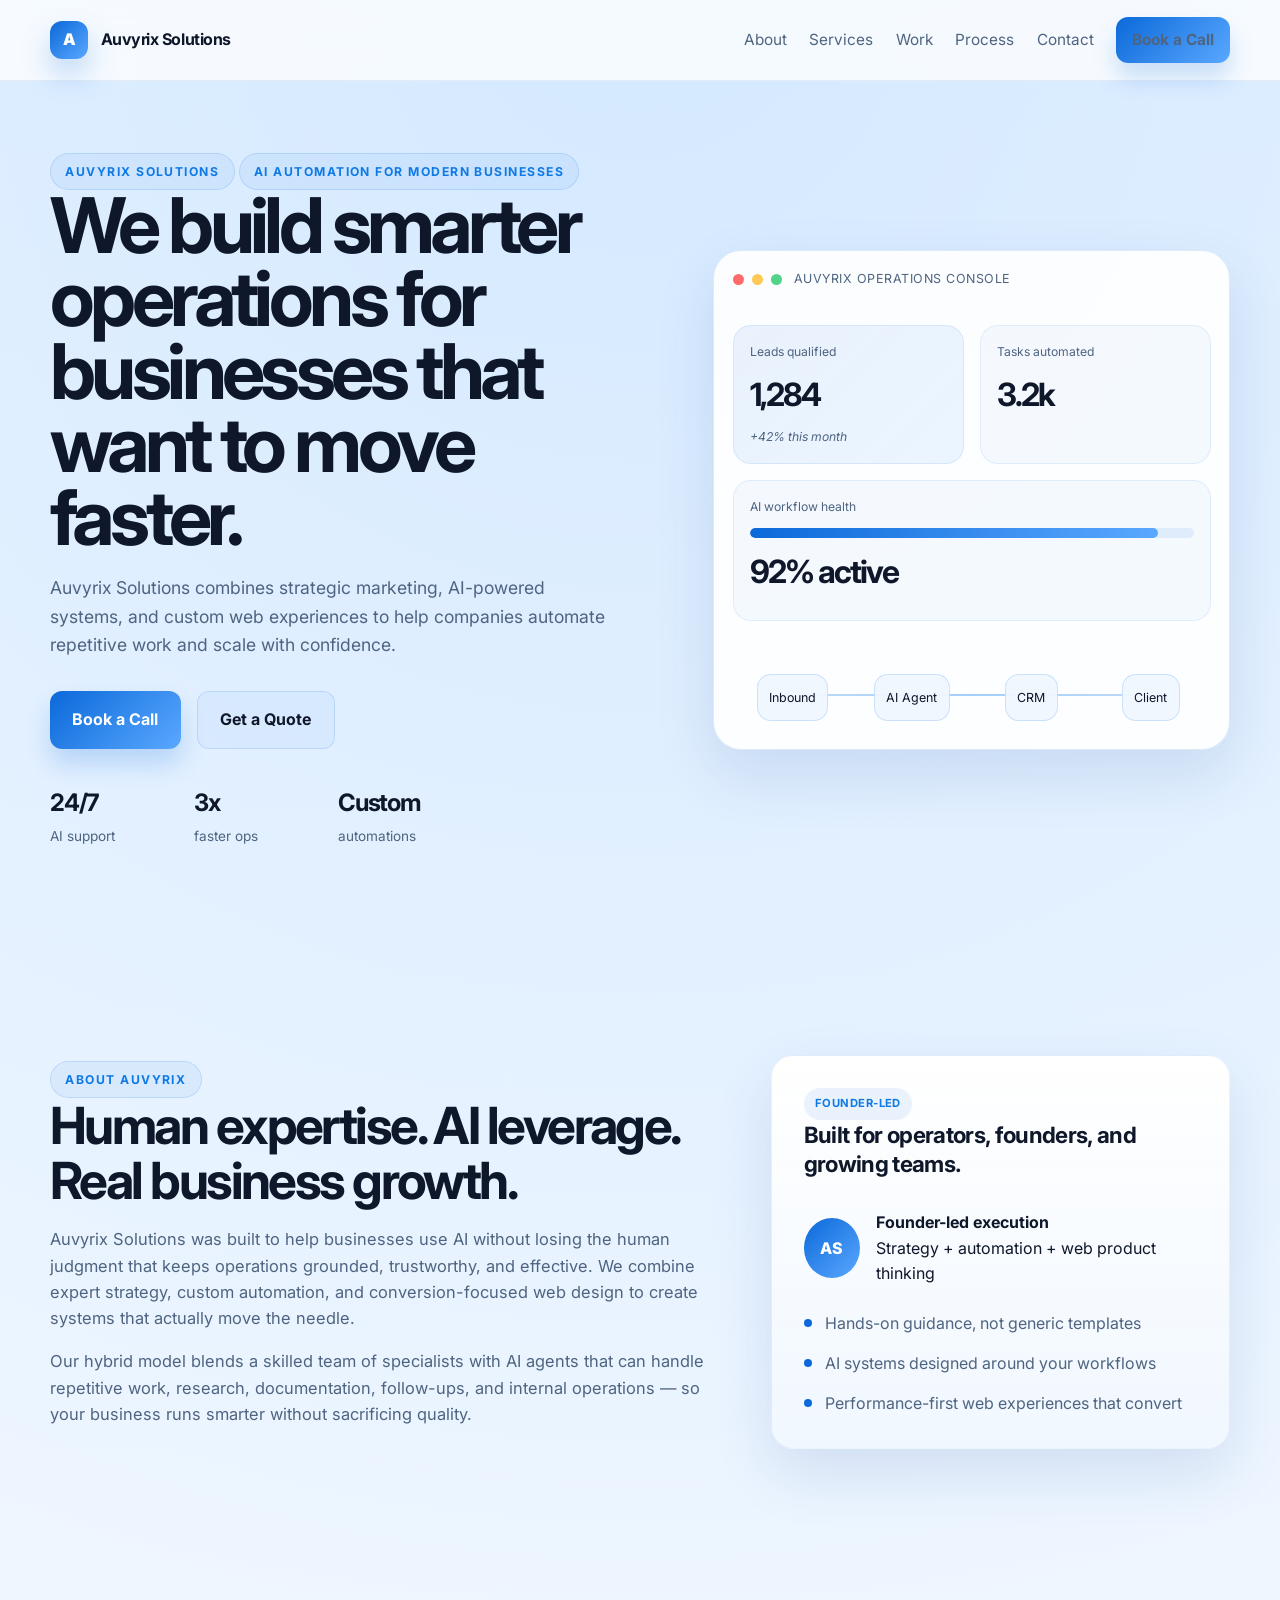
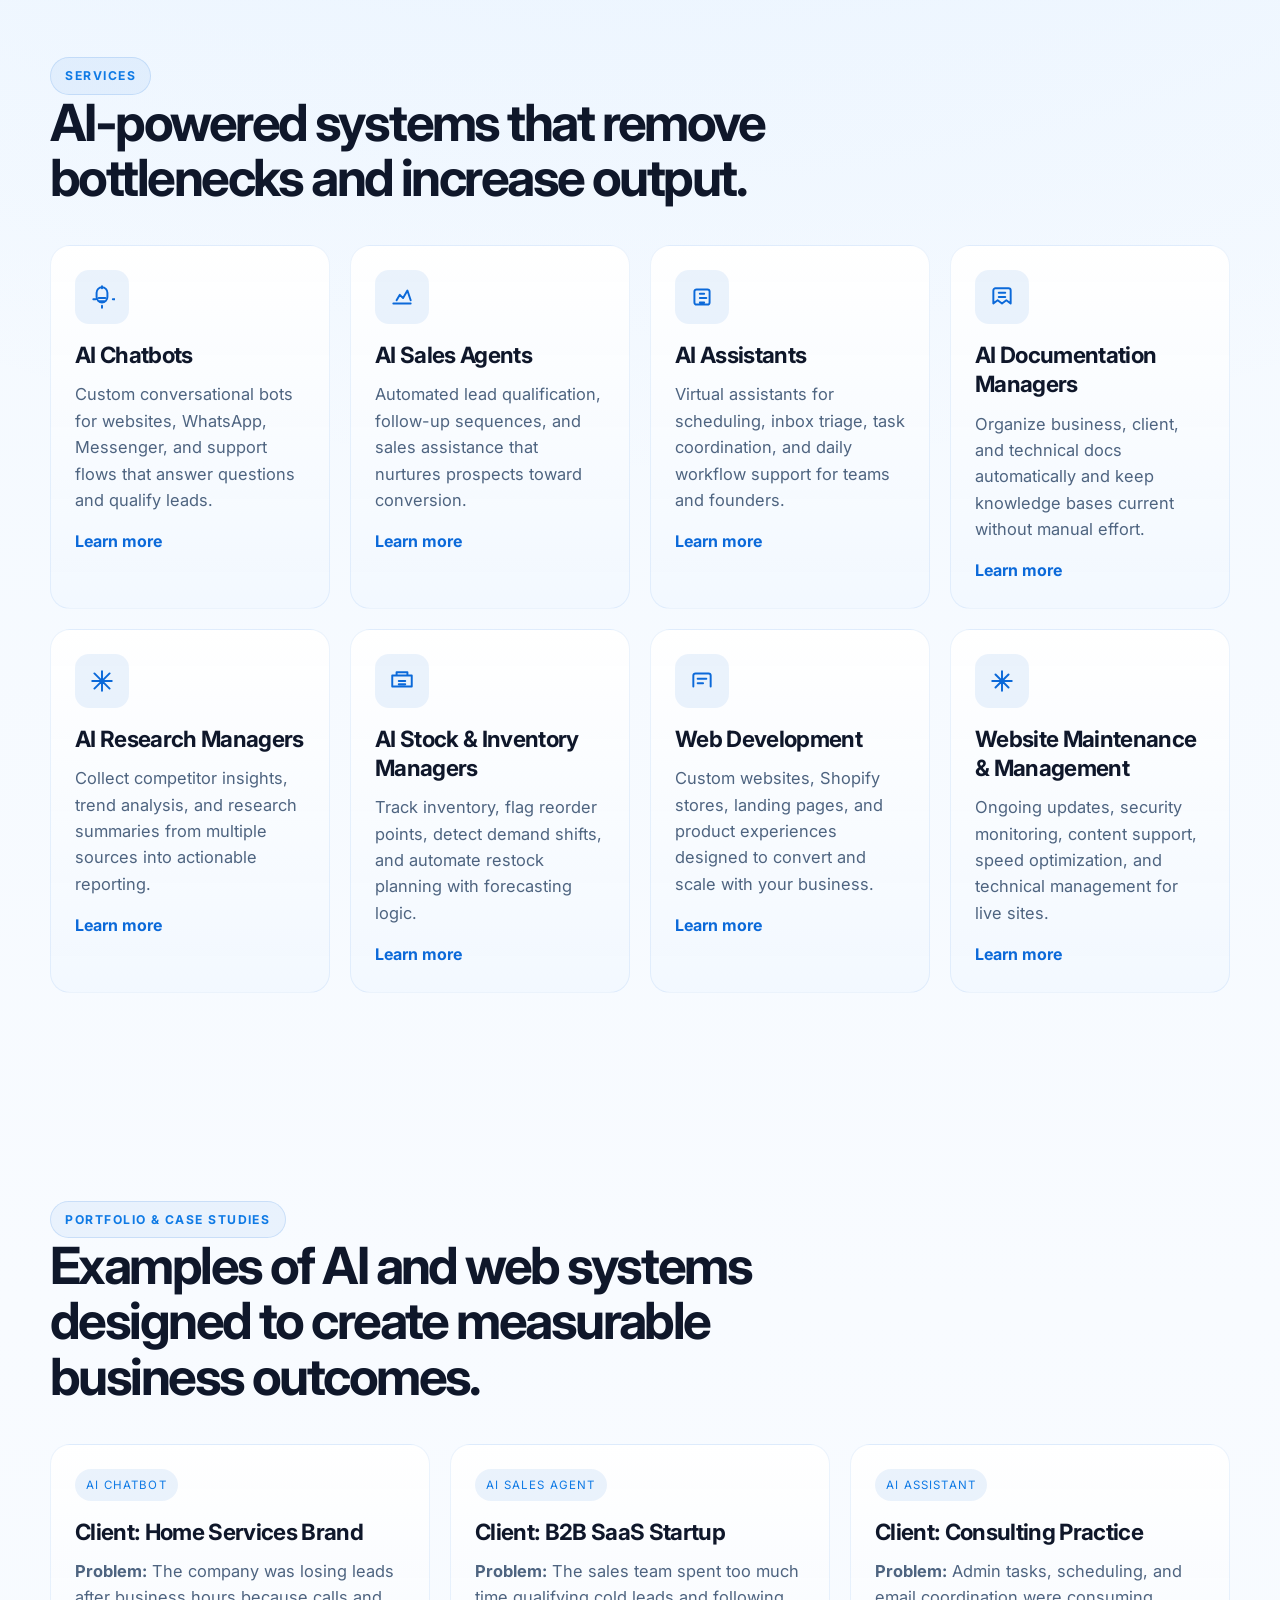
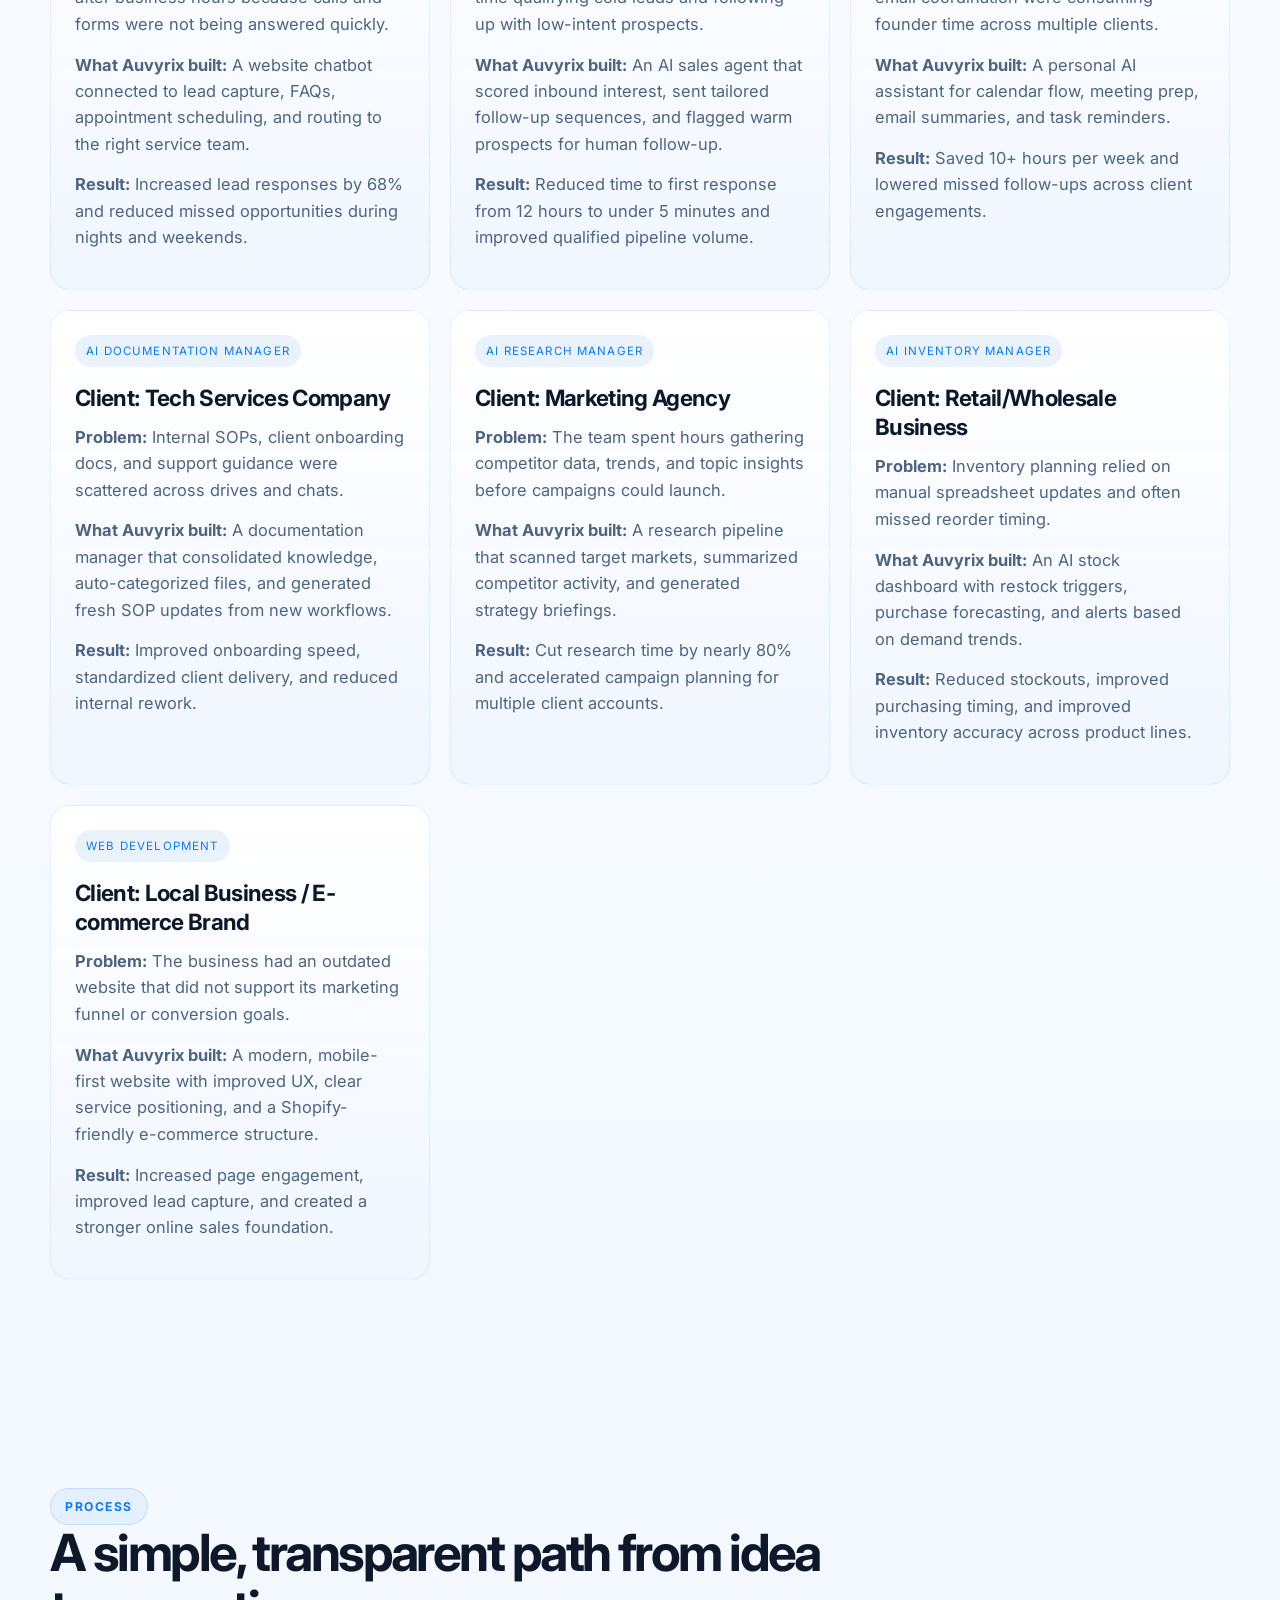
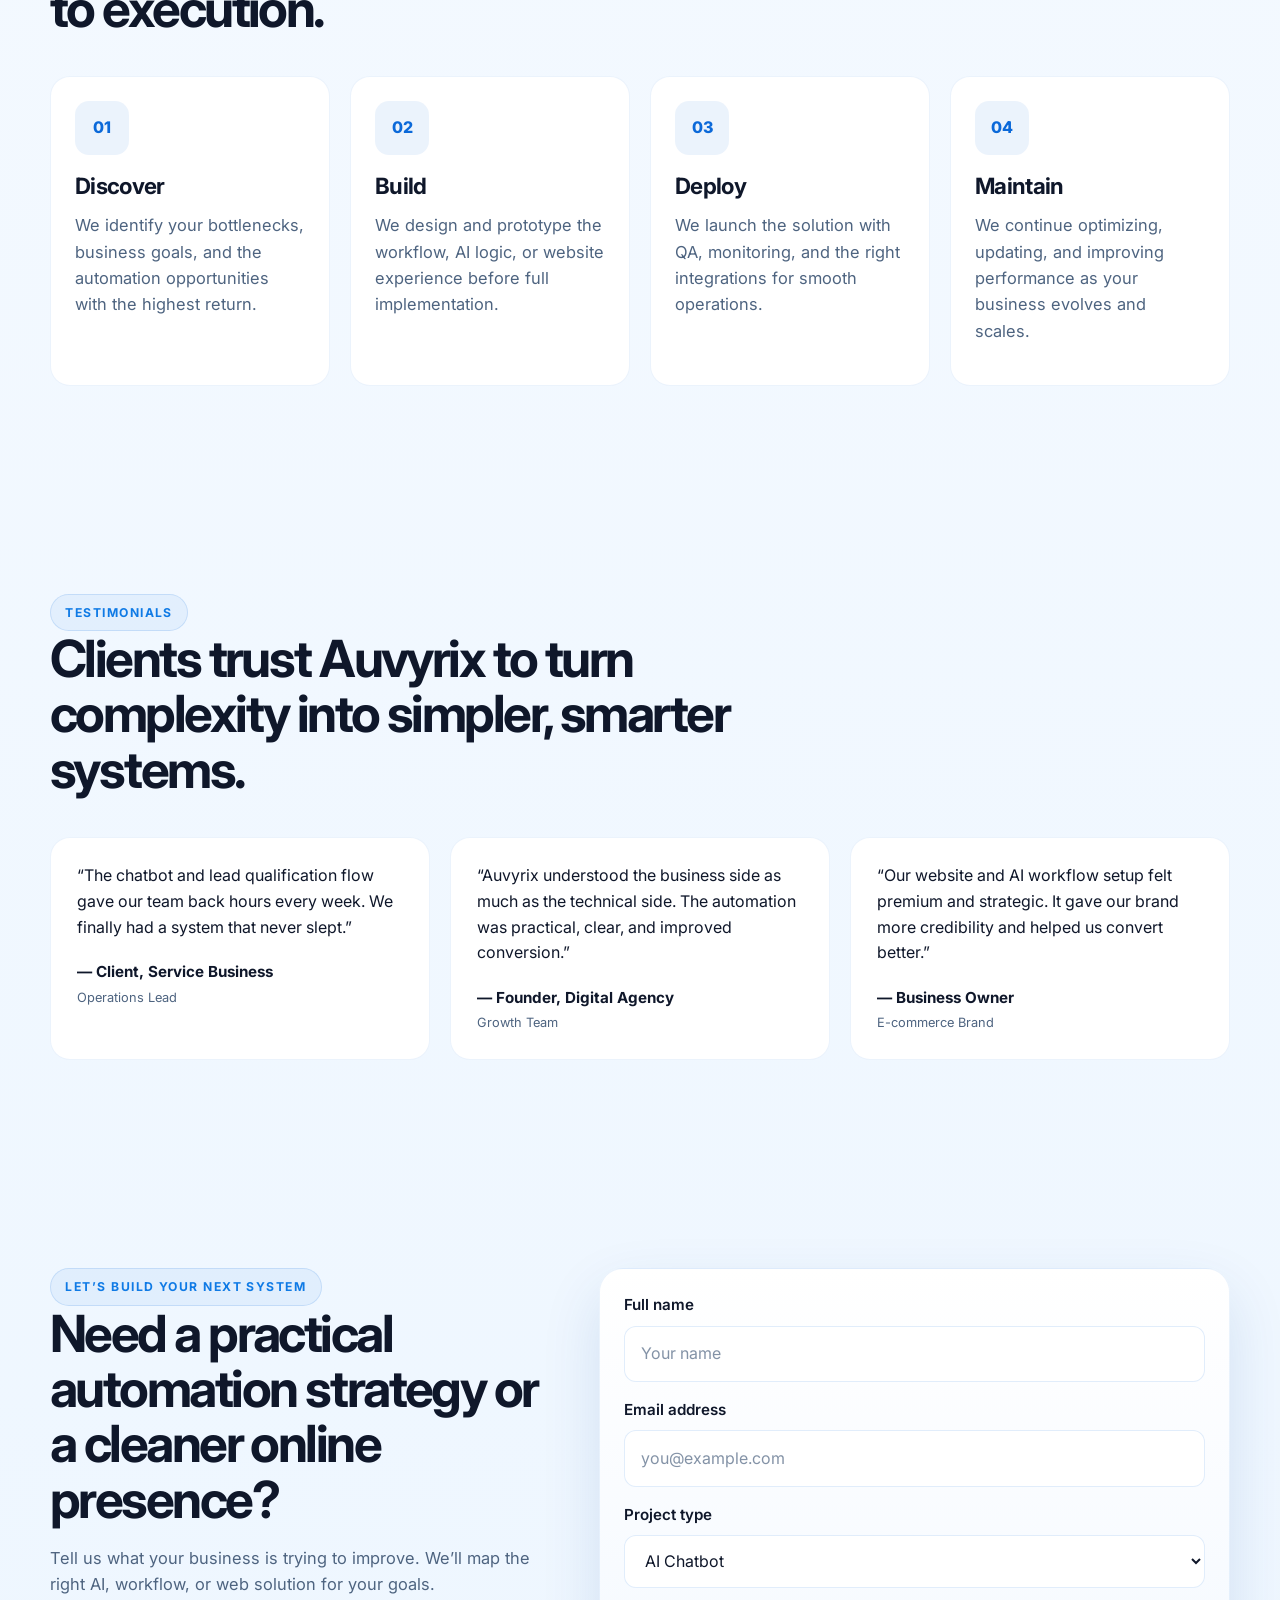
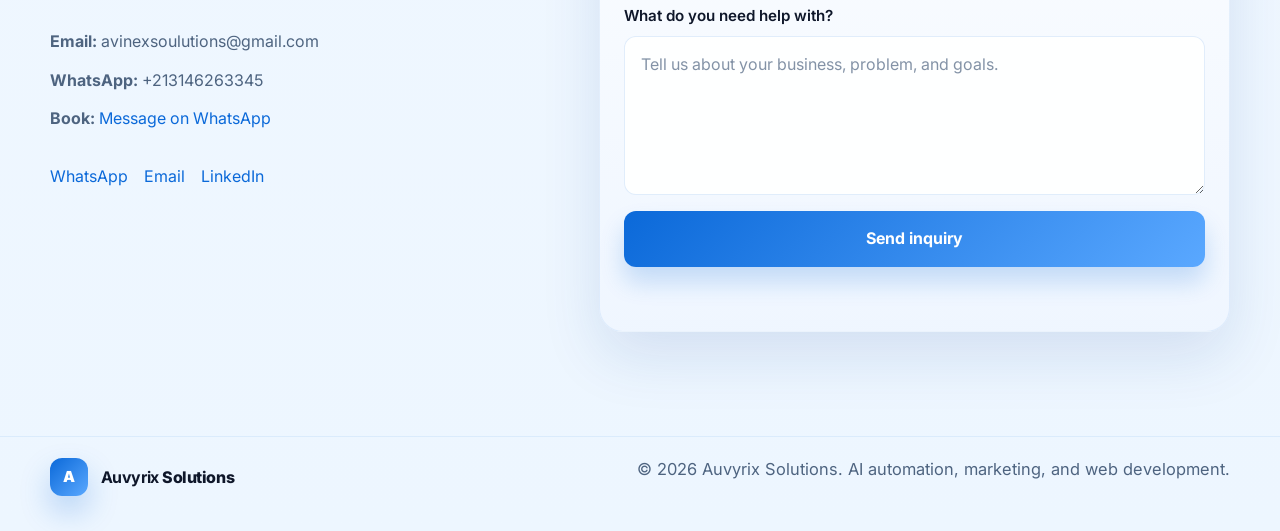
<file: index.html>
<!DOCTYPE html>
<html lang="en">
  <head>
    <meta charset="UTF-8" />
    <meta name="viewport" content="width=device-width, initial-scale=1.0" />
    <meta
      name="description"
      content="Auvyrix Solutions helps businesses automate operations with AI chatbots, sales agents, assistants, research pipelines, and custom web development."
    />
    <meta
      name="keywords"
      content="AI automation agency, AI chatbots, AI sales agents, web development, business automation, Auvyrix Solutions"
    />
    <meta name="theme-color" content="#071a2a" />
    <meta property="og:title" content="Auvyrix Solutions | AI Automation & Web Development" />
    <meta
      property="og:description"
      content="AI-powered automation for modern businesses — from bots and workflows to high-converting websites."
    />
    <meta property="og:type" content="website" />
    <meta property="og:image" content="https://images.unsplash.com/photo-1522202176988-66273c2fd55f?auto=format&fit=crop&w=1200&q=80" />
    <meta name="google-site-verification" content="WTD3AvkW8lKZsqUtB2r-MXCBmSlBwgK-K8EtUpZup_U" />
    <title>Auvyrix Solutions | AI Automation & Web Development</title>
    <link rel="preconnect" href="https://fonts.googleapis.com" />
    <link rel="preconnect" href="https://fonts.gstatic.com" crossorigin />
    <link href="https://fonts.googleapis.com/css2?family=Inter:wght@400;500;600;700;800;900&display=swap" rel="stylesheet" />
    <link rel="stylesheet" href="styles.css" />
    <script type="application/ld+json">
      {
        "@context": "https://schema.org",
        "@type": "ProfessionalService",
        "name": "Auvyrix Solutions",
        "description": "AI automation, marketing operations, and web development for modern businesses.",
        "areaServed": "Worldwide",
        "url": "https://www.auvyrixsolutions.com",
        "serviceType": [
          "AI Chatbots",
          "AI Sales Agents",
          "AI Assistants",
          "AI Documentation Managers",
          "AI Research Managers",
          "AI Stock and Inventory Managers",
          "Web Development",
          "Website Maintenance and Management"
        ]
      }
    </script>
  </head>
  <meta name="google-site-verification" content="WTD3AvkW8lKZsqUtB2r-MXCBmSlBwgK-K8EtUpZup_U" />
  <body>
    <div class="site-shell">
      <header class="topbar">
        <div class="container nav-wrap">
          <a href="#home" class="brand" aria-label="Auvyrix Solutions home">
            <span class="brand-mark">A</span>
            <span class="brand-text">Auvyrix Solutions</span>
          </a>

          <button class="nav-toggle" aria-label="Toggle navigation" aria-expanded="false">
            <span></span>
            <span></span>
            <span></span>
          </button>

          <nav class="main-nav" aria-label="Main navigation">
            <a href="#about">About</a>
            <a href="#services">Services</a>
            <a href="#work">Work</a>
            <a href="#process">Process</a>
            <a href="#contact">Contact</a>
            <a href="#contact" class="button button-small button-primary">Book a Call</a>
          </nav>
        </div>
      </header>

      <main id="home">
        <section class="hero section">
          <div class="container hero-grid">
            <div class="hero-copy reveal">
              <span class="eyebrow hero-brand-name">Auvyrix Solutions</span>
              <span class="eyebrow">AI automation for modern businesses</span>
              <h1>We build smarter operations for businesses that want to move faster.</h1>
              <p>
                Auvyrix Solutions combines strategic marketing, AI-powered systems, and custom web experiences to help companies automate repetitive work and scale with confidence.
              </p>
              <div class="hero-actions">
                <a href="#contact" class="button button-primary">Book a Call</a>
                <a href="#work" class="button button-secondary">Get a Quote</a>
              </div>
              <ul class="hero-meta" aria-label="Key business metrics">
                <li><strong>24/7</strong><span>AI support</span></li>
                <li><strong>3x</strong><span>faster ops</span></li>
                <li><strong>Custom</strong><span>automations</span></li>
              </ul>
            </div>

            <div class="hero-visual reveal">
              <div class="glass-panel main-panel">
                <div class="panel-header">
                  <span class="dot red"></span>
                  <span class="dot amber"></span>
                  <span class="dot green"></span>
                  <span class="panel-label">Auvyrix Operations Console</span>
                </div>

                <div class="dashboard-grid">
                  <div class="mini-card highlight">
                    <span>Leads qualified</span>
                    <strong>1,284</strong>
                    <em>+42% this month</em>
                  </div>
                  <div class="mini-card">
                    <span>Tasks automated</span>
                    <strong>3.2k</strong>
                  </div>
                  <div class="mini-card wide">
                    <span>AI workflow health</span>
                    <div class="progress">
                      <span style="width: 92%"></span>
                    </div>
                    <strong>92% active</strong>
                  </div>
                </div>

                <div class="flow-graph" aria-hidden="true">
                  <div class="node node-a">Inbound</div>
                  <div class="node node-b">AI Agent</div>
                  <div class="node node-c">CRM</div>
                  <div class="node node-d">Client</div>
                </div>
              </div>
            </div>
          </div>
        </section>

        <section id="about" class="section about">
          <div class="container split-layout">
            <div class="section-header reveal">
              <span class="eyebrow">About Auvyrix</span>
              <h2>Human expertise. AI leverage. Real business growth.</h2>
              <p>
                Auvyrix Solutions was built to help businesses use AI without losing the human judgment that keeps operations grounded, trustworthy, and effective. We combine expert strategy, custom automation, and conversion-focused web design to create systems that actually move the needle.
              </p>
              <p>
                Our hybrid model blends a skilled team of specialists with AI agents that can handle repetitive work, research, documentation, follow-ups, and internal operations — so your business runs smarter without sacrificing quality.
              </p>
            </div>

            <div class="story-card reveal">
              <div class="story-pill">Founder-led</div>
              <h3>Built for operators, founders, and growing teams.</h3>
              <div class="founder-meta">
                <div class="avatar">AS</div>
                <div>
                  <strong>Founder-led execution</strong>
                  <span>Strategy + automation + web product thinking</span>
                </div>
              </div>
              <ul>
                <li>Hands-on guidance, not generic templates</li>
                <li>AI systems designed around your workflows</li>
                <li>Performance-first web experiences that convert</li>
              </ul>
            </div>
          </div>
        </section>

        <section id="services" class="section services">
          <div class="container">
            <div class="section-heading reveal">
              <span class="eyebrow">Services</span>
              <h2>AI-powered systems that remove bottlenecks and increase output.</h2>
            </div>

            <div class="service-grid">
              <article class="service-card reveal">
                <div class="icon"><svg viewBox="0 0 24 24" aria-hidden="true"><path d="M7 8a5 5 0 0 1 10 0v4a5 5 0 0 1-10 0V8Zm2 5h6m-6 3h6M12 2v2m0 16v2m-8-8h2m16 0h2"/></svg></div>
                <h3>AI Chatbots</h3>
                <p>Custom conversational bots for websites, WhatsApp, Messenger, and support flows that answer questions and qualify leads.</p>
                <a href="#contact">Learn more</a>
              </article>

              <article class="service-card reveal">
                <div class="icon"><svg viewBox="0 0 24 24" aria-hidden="true"><path d="M4 18h16M7 15l3-5 3 3 4-7 3 9"/></svg></div>
                <h3>AI Sales Agents</h3>
                <p>Automated lead qualification, follow-up sequences, and sales assistance that nurtures prospects toward conversion.</p>
                <a href="#contact">Learn more</a>
              </article>

              <article class="service-card reveal">
                <div class="icon"><svg viewBox="0 0 24 24" aria-hidden="true"><path d="M7 5h10a2 2 0 0 1 2 2v10a2 2 0 0 1-2 2H7a2 2 0 0 1-2-2V7a2 2 0 0 1 2-2Zm3 4h4m-4 4h6m-6 4h4"/></svg></div>
                <h3>AI Assistants</h3>
                <p>Virtual assistants for scheduling, inbox triage, task coordination, and daily workflow support for teams and founders.</p>
                <a href="#contact">Learn more</a>
              </article>

              <article class="service-card reveal">
                <div class="icon"><svg viewBox="0 0 24 24" aria-hidden="true"><path d="M6 4h12a2 2 0 0 1 2 2v12l-4-3-4 3-4-3-4 3V6a2 2 0 0 1 2-2Zm3 4h6M9 12h6"/></svg></div>
                <h3>AI Documentation Managers</h3>
                <p>Organize business, client, and technical docs automatically and keep knowledge bases current without manual effort.</p>
                <a href="#contact">Learn more</a>
              </article>

              <article class="service-card reveal">
                <div class="icon"><svg viewBox="0 0 24 24" aria-hidden="true"><path d="M12 3v18M3 12h18M5 5l14 14M19 5L5 19"/></svg></div>
                <h3>AI Research Managers</h3>
                <p>Collect competitor insights, trend analysis, and research summaries from multiple sources into actionable reporting.</p>
                <a href="#contact">Learn more</a>
              </article>

              <article class="service-card reveal">
                <div class="icon"><svg viewBox="0 0 24 24" aria-hidden="true"><path d="M3 7h18v10H3zM7 7V4h10v3M9 12h6m-6 3h6"/></svg></div>
                <h3>AI Stock &amp; Inventory Managers</h3>
                <p>Track inventory, flag reorder points, detect demand shifts, and automate restock planning with forecasting logic.</p>
                <a href="#contact">Learn more</a>
              </article>

              <article class="service-card reveal">
                <div class="icon"><svg viewBox="0 0 24 24" aria-hidden="true"><path d="M4 17V7a2 2 0 0 1 2-2h12a2 2 0 0 1 2 2v10M8 10h8M8 14h5"/></svg></div>
                <h3>Web Development</h3>
                <p>Custom websites, Shopify stores, landing pages, and product experiences designed to convert and scale with your business.</p>
                <a href="#contact">Learn more</a>
              </article>

              <article class="service-card reveal">
                <div class="icon"><svg viewBox="0 0 24 24" aria-hidden="true"><path d="M12 3v18M3 12h18M6 6l12 12M18 6L6 18"/></svg></div>
                <h3>Website Maintenance &amp; Management</h3>
                <p>Ongoing updates, security monitoring, content support, speed optimization, and technical management for live sites.</p>
                <a href="#contact">Learn more</a>
              </article>
            </div>
          </div>
        </section>

        <section id="work" class="section portfolio">
          <div class="container">
            <div class="section-heading reveal">
              <span class="eyebrow">Portfolio &amp; Case Studies</span>
              <h2>Examples of AI and web systems designed to create measurable business outcomes.</h2>
            </div>

            <div class="case-grid">
              <article class="case-card reveal">
                <span class="case-tag">AI Chatbot</span>
                <h3>Client: Home Services Brand</h3>
                <p><strong>Problem:</strong> The company was losing leads after business hours because calls and forms were not being answered quickly.</p>
                <p><strong>What Auvyrix built:</strong> A website chatbot connected to lead capture, FAQs, appointment scheduling, and routing to the right service team.</p>
                <p><strong>Result:</strong> Increased lead responses by 68% and reduced missed opportunities during nights and weekends.</p>
              </article>

              <article class="case-card reveal">
                <span class="case-tag">AI Sales Agent</span>
                <h3>Client: B2B SaaS Startup</h3>
                <p><strong>Problem:</strong> The sales team spent too much time qualifying cold leads and following up with low-intent prospects.</p>
                <p><strong>What Auvyrix built:</strong> An AI sales agent that scored inbound interest, sent tailored follow-up sequences, and flagged warm prospects for human follow-up.</p>
                <p><strong>Result:</strong> Reduced time to first response from 12 hours to under 5 minutes and improved qualified pipeline volume.</p>
              </article>

              <article class="case-card reveal">
                <span class="case-tag">AI Assistant</span>
                <h3>Client: Consulting Practice</h3>
                <p><strong>Problem:</strong> Admin tasks, scheduling, and email coordination were consuming founder time across multiple clients.</p>
                <p><strong>What Auvyrix built:</strong> A personal AI assistant for calendar flow, meeting prep, email summaries, and task reminders.</p>
                <p><strong>Result:</strong> Saved 10+ hours per week and lowered missed follow-ups across client engagements.</p>
              </article>

              <article class="case-card reveal">
                <span class="case-tag">AI Documentation Manager</span>
                <h3>Client: Tech Services Company</h3>
                <p><strong>Problem:</strong> Internal SOPs, client onboarding docs, and support guidance were scattered across drives and chats.</p>
                <p><strong>What Auvyrix built:</strong> A documentation manager that consolidated knowledge, auto-categorized files, and generated fresh SOP updates from new workflows.</p>
                <p><strong>Result:</strong> Improved onboarding speed, standardized client delivery, and reduced internal rework.</p>
              </article>

              <article class="case-card reveal">
                <span class="case-tag">AI Research Manager</span>
                <h3>Client: Marketing Agency</h3>
                <p><strong>Problem:</strong> The team spent hours gathering competitor data, trends, and topic insights before campaigns could launch.</p>
                <p><strong>What Auvyrix built:</strong> A research pipeline that scanned target markets, summarized competitor activity, and generated strategy briefings.</p>
                <p><strong>Result:</strong> Cut research time by nearly 80% and accelerated campaign planning for multiple client accounts.</p>
              </article>

              <article class="case-card reveal">
                <span class="case-tag">AI Inventory Manager</span>
                <h3>Client: Retail/Wholesale Business</h3>
                <p><strong>Problem:</strong> Inventory planning relied on manual spreadsheet updates and often missed reorder timing.</p>
                <p><strong>What Auvyrix built:</strong> An AI stock dashboard with restock triggers, purchase forecasting, and alerts based on demand trends.</p>
                <p><strong>Result:</strong> Reduced stockouts, improved purchasing timing, and improved inventory accuracy across product lines.</p>
              </article>

              <article class="case-card reveal">
                <span class="case-tag">Web Development</span>
                <h3>Client: Local Business / E-commerce Brand</h3>
                <p><strong>Problem:</strong> The business had an outdated website that did not support its marketing funnel or conversion goals.</p>
                <p><strong>What Auvyrix built:</strong> A modern, mobile-first website with improved UX, clear service positioning, and a Shopify-friendly e-commerce structure.</p>
                <p><strong>Result:</strong> Increased page engagement, improved lead capture, and created a stronger online sales foundation.</p>
              </article>
            </div>
          </div>
        </section>

        <section id="process" class="section process">
          <div class="container">
            <div class="section-heading reveal">
              <span class="eyebrow">Process</span>
              <h2>A simple, transparent path from idea to execution.</h2>
            </div>

            <div class="process-grid">
              <div class="step reveal">
                <span class="step-number">01</span>
                <h3>Discover</h3>
                <p>We identify your bottlenecks, business goals, and the automation opportunities with the highest return.</p>
              </div>
              <div class="step reveal">
                <span class="step-number">02</span>
                <h3>Build</h3>
                <p>We design and prototype the workflow, AI logic, or website experience before full implementation.</p>
              </div>
              <div class="step reveal">
                <span class="step-number">03</span>
                <h3>Deploy</h3>
                <p>We launch the solution with QA, monitoring, and the right integrations for smooth operations.</p>
              </div>
              <div class="step reveal">
                <span class="step-number">04</span>
                <h3>Maintain</h3>
                <p>We continue optimizing, updating, and improving performance as your business evolves and scales.</p>
              </div>
            </div>
          </div>
        </section>

        <section class="section testimonials">
          <div class="container">
            <div class="section-heading reveal">
              <span class="eyebrow">Testimonials</span>
              <h2>Clients trust Auvyrix to turn complexity into simpler, smarter systems.</h2>
            </div>

            <div class="testimonial-grid">
              <blockquote class="testimonial reveal">
                “The chatbot and lead qualification flow gave our team back hours every week. We finally had a system that never slept.”
                <footer>
                  <strong>— Client, Service Business</strong>
                  <span>Operations Lead</span>
                </footer>
              </blockquote>

              <blockquote class="testimonial reveal">
                “Auvyrix understood the business side as much as the technical side. The automation was practical, clear, and improved conversion.”
                <footer>
                  <strong>— Founder, Digital Agency</strong>
                  <span>Growth Team</span>
                </footer>
              </blockquote>

              <blockquote class="testimonial reveal">
                “Our website and AI workflow setup felt premium and strategic. It gave our brand more credibility and helped us convert better.”
                <footer>
                  <strong>— Business Owner</strong>
                  <span>E-commerce Brand</span>
                </footer>
              </blockquote>
            </div>
          </div>
        </section>

        <section id="contact" class="section contact">
          <div class="container contact-grid">
            <div class="contact-copy reveal">
              <span class="eyebrow">Let’s build your next system</span>
              <h2>Need a practical automation strategy or a cleaner online presence?</h2>
              <p>Tell us what your business is trying to improve. We’ll map the right AI, workflow, or web solution for your goals.</p>
              <ul class="contact-points">
                <li><strong>Email:</strong> avinexsoulutions@gmail.com</li>
                <li><strong>WhatsApp:</strong> +213146263345</li>
                <li><strong>Book:</strong> <a href="https://wa.me/213146263345" target="_blank" rel="noreferrer">Message on WhatsApp</a></li>
              </ul>
              <div class="socials" aria-label="Social media links">
                <a href="https://wa.me/213146263345" target="_blank" rel="noreferrer">WhatsApp</a>
                <a href="mailto:avinexsoulutions@gmail.com">Email</a>
                <a href="https://www.linkedin.com" target="_blank" rel="noreferrer">LinkedIn</a>
              </div>
            </div>

            <div class="contact-panel reveal">
              <form class="contact-form" id="contactForm">
                <div class="input-group">
                  <label for="name">Full name</label>
                  <input id="name" name="name" type="text" placeholder="Your name" required />
                </div>
                <div class="input-group">
                  <label for="email">Email address</label>
                  <input id="email" name="email" type="email" placeholder="you@example.com" required />
                </div>
                <div class="input-group">
                  <label for="project-type">Project type</label>
                  <select id="project-type" name="project-type">
                    <option>AI Chatbot</option>
                    <option>AI Sales Agent</option>
                    <option>AI Assistant</option>
                    <option>AI Documentation Manager</option>
                    <option>AI Research Manager</option>
                    <option>AI Inventory Manager</option>
                    <option>Web Development</option>
                    <option>Website Maintenance</option>
                    <option>Not sure yet</option>
                  </select>
                </div>
                <div class="input-group">
                  <label for="message">What do you need help with?</label>
                  <textarea id="message" name="message" rows="5" placeholder="Tell us about your business, problem, and goals." required></textarea>
                </div>
                <button class="button button-primary" type="submit">Send inquiry</button>
                <p class="form-status" aria-live="polite"></p>
              </form>
            </div>
          </div>
        </section>
      </main>

      <footer class="site-footer">
        <div class="container footer-wrap">
          <div>
            <a href="#home" class="brand footer-brand">
              <span class="brand-mark">A</span>
              <span class="brand-text">Auvyrix <strong>Solutions</strong></span>
            </a>
          </div>
          <p>© <span id="year"></span> Auvyrix Solutions. AI automation, marketing, and web development.</p>
        </div>
      </footer>
    </div>

    <script src="script.js"></script>
  </body>
</html>
</file>
<file: styles.css>
:root {
  --bg: #f4f9ff;
  --bg-soft: #ebf4ff;
  --panel: rgba(255, 255, 255, 0.9);
  --panel-strong: rgba(255, 255, 255, 0.96);
  --card: #ffffff;
  --card-alt: #f2f8ff;
  --line: rgba(31, 110, 196, 0.14);
  --text: #0f172a;
  --muted: #4e6480;
  --primary: #0b69d9;
  --primary-strong: #0858ba;
  --secondary: #5aa8ff;
  --accent: #0f7ae5;
  --warm: #ffd27a;
  --shadow: 0 24px 60px rgba(17, 67, 144, 0.12);
  --radius: 22px;
  --container: 1180px;
}

* {
  box-sizing: border-box;
}

html {
  scroll-behavior: smooth;
}

body {
  margin: 0;
  font-family: "Inter", sans-serif;
  background:
    radial-gradient(circle at top, rgba(90, 168, 255, 0.18), transparent 30%),
    linear-gradient(180deg, #eff7ff 0%, #f8fbff 42%, #edf6ff 100%);
  color: var(--text);
  line-height: 1.6;
}

img,
svg {
  max-width: 100%;
  display: block;
}

a {
  color: inherit;
  text-decoration: none;
}

button,
input,
textarea,
select {
  font: inherit;
}

.site-shell {
  min-height: 100vh;
}

.container {
  width: min(var(--container), calc(100% - 2rem));
  margin: 0 auto;
}

.section {
  padding: 6.5rem 0;
}

.eyebrow {
  display: inline-flex;
  align-items: center;
  gap: 0.55rem;
  padding: 0.5rem 0.9rem;
  border-radius: 999px;
  border: 1px solid rgba(11, 105, 217, 0.14);
  background: rgba(11, 105, 217, 0.06);
  color: var(--accent);
  font-size: 0.76rem;
  letter-spacing: 0.12em;
  text-transform: uppercase;
  font-weight: 700;
}

h1,
h2,
h3,
p {
  margin-top: 0;
}

h1 {
  font-size: clamp(2.9rem, 6vw, 5rem);
  line-height: 0.95;
  letter-spacing: -0.06em;
  margin-bottom: 1.2rem;
  max-width: 640px;
}

h2 {
  font-size: clamp(2.1rem, 4vw, 3.2rem);
  line-height: 1.08;
  letter-spacing: -0.05em;
  margin-bottom: 1.1rem;
}

h3 {
  font-size: 1.4rem;
  line-height: 1.3;
  letter-spacing: -0.03em;
  margin-bottom: 0.75rem;
}

p {
  color: var(--muted);
  font-size: 1.03rem;
}

.topbar {
  position: sticky;
  top: 0;
  z-index: 20;
  background: rgba(255, 255, 255, 0.75);
  backdrop-filter: blur(12px);
  border-bottom: 1px solid rgba(17, 67, 144, 0.08);
}

.nav-wrap {
  display: flex;
  align-items: center;
  justify-content: space-between;
  min-height: 80px;
}

.brand {
  display: inline-flex;
  align-items: center;
  gap: 0.8rem;
  font-weight: 700;
  letter-spacing: -0.03em;
}

.brand-mark {
  width: 38px;
  height: 38px;
  display: inline-flex;
  align-items: center;
  justify-content: center;
  border-radius: 12px;
  background: linear-gradient(135deg, var(--primary), var(--secondary));
  color: #ffffff;
  font-weight: 900;
  box-shadow: 0 15px 30px rgba(11, 105, 217, 0.25);
}

.brand-text {
  font-size: 1rem;
}

.brand-text strong {
  font-weight: 800;
}

.main-nav {
  display: flex;
  align-items: center;
  gap: 1.4rem;
}

.main-nav a {
  color: var(--muted);
  transition: color 0.2s ease;
  font-size: 0.96rem;
}

.main-nav a:hover,
.main-nav a:focus-visible {
  color: var(--text);
}

.button {
  display: inline-flex;
  align-items: center;
  justify-content: center;
  border: 0;
  border-radius: 12px;
  padding: 0.95rem 1.4rem;
  font-weight: 700;
  transition: transform 0.2s ease, box-shadow 0.2s ease, background 0.2s ease;
  cursor: pointer;
}

.button:hover, .button:focus-visible {
  transform: translateY(-2px);
}

.button-small {
  padding: 0.7rem 1rem;
  font-size: 0.82rem;
}

.button-primary {
  background: linear-gradient(135deg, var(--primary), var(--secondary));
  color: #ffffff;
  box-shadow: 0 15px 25px rgba(11, 105, 217, 0.2);
}

.button-secondary {
  background: rgba(11, 105, 217, 0.04);
  border: 1px solid rgba(11, 105, 217, 0.14);
  color: var(--text);
}

.hero {
  padding-top: 4.5rem;
}

.hero-grid {
  display: grid;
  grid-template-columns: 1.1fr 0.9fr;
  align-items: center;
  gap: 2rem;
}

.hero-copy {
  max-width: 600px;
}

.hero-copy p {
  font-size: 1.1rem;
  max-width: 560px;
}

.hero-actions {
  display: flex;
  flex-wrap: wrap;
  gap: 1rem;
  margin: 2rem 0 2.2rem;
}

.hero-meta {
  list-style: none;
  padding: 0;
  margin: 0;
  display: flex;
  flex-wrap: wrap;
  gap: 1.5rem;
}

.hero-meta li {
  display: flex;
  flex-direction: column;
  gap: 0.2rem;
  min-width: 120px;
}

.hero-meta strong {
  font-size: 1.5rem;
  letter-spacing: -0.05em;
}

.hero-meta span {
  color: var(--muted);
  font-size: 0.85rem;
}

.hero-visual {
  display: flex;
  justify-content: center;
}

.glass-panel {
  width: min(100%, 520px);
  background: rgba(255, 255, 255, 0.9);
  border: 1px solid var(--line);
  border-radius: 28px;
  box-shadow: var(--shadow);
  padding: 1.15rem;
}

.panel-header {
  display: flex;
  align-items: center;
  gap: 0.5rem;
  padding-bottom: 1rem;
  border-bottom: 1px solid rgba(255, 255, 255, 0.06);
}

.dot {
  display: inline-block;
  width: 11px;
  height: 11px;
  border-radius: 50%;
}

.dot.red { background: #ff6b6b; }
.dot.amber { background: #ffc857; }
.dot.green { background: #51d38a; }

.panel-label {
  margin-left: 0.25rem;
  color: var(--muted);
  font-size: 0.78rem;
  letter-spacing: 0.04em;
  text-transform: uppercase;
}

.dashboard-grid {
  display: grid;
  grid-template-columns: repeat(2, minmax(0, 1fr));
  gap: 1rem;
  margin-top: 1.2rem;
}

.mini-card {
  background: rgba(11, 105, 217, 0.03);
  border: 1px solid rgba(11, 105, 217, 0.09);
  border-radius: 18px;
  padding: 1rem;
}

.mini-card.highlight {
  background: linear-gradient(135deg, rgba(11, 105, 217, 0.08), rgba(90, 168, 255, 0.1));
}

.mini-card span,
.mini-card em {
  display: block;
  color: var(--muted);
  font-size: 0.76rem;
}

.mini-card strong {
  display: block;
  font-size: clamp(1.5rem, 3vw, 2rem);
  letter-spacing: -0.06em;
  margin: 0.45rem 0;
}

.mini-card.wide {
  grid-column: 1 / -1;
}

.progress {
  height: 10px;
  border-radius: 999px;
  background: rgba(11, 105, 217, 0.09);
  margin: 0.76rem 0 0.42rem;
  overflow: hidden;
}

.progress span {
  display: block;
  height: 100%;
  border-radius: inherit;
  background: linear-gradient(90deg, var(--primary), var(--secondary));
}

.flow-graph {
  position: relative;
  display: grid;
  place-items: center;
  grid-template-columns: repeat(4, minmax(0, 1fr));
  gap: 0.8rem;
  margin-top: 2rem;
  padding: 1.3rem 0.4rem 0.6rem;
}

.flow-graph::before {
  content: "";
  position: absolute;
  top: 52%;
  left: 14%;
  right: 14%;
  height: 2px;
  background: linear-gradient(90deg, rgba(11, 105, 217, 0.25), rgba(90, 168, 255, 0.55), rgba(11, 105, 217, 0.25));
}

.node {
  position: relative;
  z-index: 1;
  border-radius: 14px;
  background: rgba(240, 247, 255, 0.95);
  border: 1px solid rgba(11, 105, 217, 0.16);
  padding: 0.8rem 0.7rem;
  font-size: 0.78rem;
  text-align: center;
  color: var(--text);
}

.trust-strip {
  border-top: 1px solid rgba(11, 105, 217, 0.08);
  border-bottom: 1px solid rgba(11, 105, 217, 0.08);
  background: rgba(255, 255, 255, 0.35);
}

.trust-list {
  display: grid;
  grid-template-columns: repeat(5, minmax(0, 1fr));
  gap: 1rem;
  padding: 1.1rem 0;
  text-align: center;
  color: var(--muted);
  font-weight: 600;
}

.split-layout {
  display: grid;
  grid-template-columns: 1.2fr 0.8fr;
  gap: 2rem;
  align-items: center;
}

.story-card {
  background: linear-gradient(180deg, rgba(255, 255, 255, 0.98), rgba(240, 247, 255, 0.96));
  border: 1px solid rgba(11, 105, 217, 0.08);
  border-radius: var(--radius);
  box-shadow: var(--shadow);
  padding: 2rem;
}

.story-pill {
  display: inline-block;
  padding: 0.42rem 0.7rem;
  border-radius: 999px;
  background: rgba(11, 105, 217, 0.08);
  color: var(--accent);
  font-weight: 700;
  letter-spacing: 0.04em;
  text-transform: uppercase;
  font-size: 0.7rem;
}

.founder-meta {
  display: flex;
  align-items: center;
  gap: 1rem;
  margin: 2rem 0 1.5rem;
}

.avatar {
  width: 60px;
  height: 60px;
  border-radius: 50%;
  display: grid;
  place-items: center;
  background: linear-gradient(135deg, var(--primary), var(--secondary));
  color: #ffffff;
  font-weight: 800;
}

.founder-meta strong,
.founder-meta span {
  display: block;
}

.story-card ul {
  list-style: none;
  margin: 0;
  padding: 0;
  display: grid;
  gap: 0.9rem;
}

.story-card li {
  position: relative;
  padding-left: 1.3rem;
  color: var(--muted);
}

.story-card li::before {
  content: "";
  position: absolute;
  top: 0.55rem;
  left: 0;
  width: 8px;
  height: 8px;
  border-radius: 50%;
  background: var(--primary);
}

.section-heading {
  max-width: 780px;
  margin-bottom: 2.5rem;
}

.service-grid,
.case-grid,
.process-grid,
.testimonial-grid,
.pricing-grid {
  display: grid;
  gap: 1.25rem;
}

.service-grid {
  grid-template-columns: repeat(4, minmax(0, 1fr));
}

.service-card {
  background: linear-gradient(180deg, rgba(255, 255, 255, 0.98), rgba(242, 248, 255, 0.96));
  border-radius: 20px;
  border: 1px solid rgba(11, 105, 217, 0.08);
  padding: 1.5rem;
  transition: transform 0.2s ease, border-color 0.2s ease;
}

.service-card:hover {
  transform: translateY(-4px);
  border-color: rgba(11, 105, 217, 0.22);
}

.icon {
  width: 54px;
  height: 54px;
  display: grid;
  place-items: center;
  border-radius: 14px;
  background: rgba(11, 105, 217, 0.08);
  color: var(--primary);
  margin-bottom: 1rem;
}

.icon svg {
  width: 26px;
  height: 26px;
  stroke: currentColor;
  fill: none;
  stroke-width: 1.8;
  stroke-linecap: round;
  stroke-linejoin: round;
}

.service-card p {
  min-height: 104px;
  margin-bottom: 1rem;
}

.service-card a {
  color: var(--primary);
  font-weight: 700;
}

.case-grid {
  grid-template-columns: repeat(3, minmax(0, 1fr));
}

.case-card {
  background: linear-gradient(180deg, rgba(255, 255, 255, 0.98), rgba(239, 246, 255, 0.96));
  border: 1px solid rgba(11, 105, 217, 0.08);
  border-radius: 20px;
  padding: 1.5rem;
}

.case-tag {
  display: inline-block;
  font-size: 0.72rem;
  text-transform: uppercase;
  letter-spacing: 0.1em;
  color: var(--accent);
  background: rgba(11, 105, 217, 0.08);
  border-radius: 99px;
  padding: 0.42rem 0.7rem;
  margin-bottom: 1rem;
}

.case-card p {
  margin-bottom: 0.9rem;
}

.process-grid {
  grid-template-columns: repeat(4, minmax(0, 1fr));
}

.step {
  background: rgba(255, 255, 255, 0.96);
  border: 1px solid rgba(11, 105, 217, 0.08);
  border-radius: 20px;
  padding: 1.5rem;
}

.step-number {
  display: inline-flex;
  align-items: center;
  justify-content: center;
  width: 54px;
  height: 54px;
  border-radius: 14px;
  background: rgba(11, 105, 217, 0.08);
  color: var(--primary);
  font-weight: 800;
  margin-bottom: 1rem;
}

.testimonial-grid {
  grid-template-columns: repeat(3, minmax(0, 1fr));
}

.testimonial {
  background: rgba(255, 255, 255, 0.96);
  border: 1px solid rgba(11, 105, 217, 0.08);
  border-radius: 20px;
  padding: 1.6rem;
  margin: 0;
  color: var(--text);
}

.testimonial footer {
  margin-top: 1.25rem;
  display: grid;
  gap: 0.2rem;
}

.testimonial footer strong {
  font-size: 0.95rem;
}

.testimonial footer span {
  color: var(--muted);
  font-size: 0.8rem;
}

.pricing-grid {
  grid-template-columns: repeat(3, minmax(0, 1fr));
}

.price-card {
  background: rgba(255, 255, 255, 0.96);
  border: 1px solid rgba(11, 105, 217, 0.08);
  border-radius: 22px;
  padding: 1.8rem;
}

.price-card.featured {
  background: linear-gradient(180deg, rgba(245, 250, 255, 0.98), rgba(230, 241, 255, 0.98));
  border-color: rgba(11, 105, 217, 0.18);
  transform: translateY(-8px);
}

.plan-name {
  display: inline-block;
  color: var(--accent);
  text-transform: uppercase;
  letter-spacing: 0.08em;
  font-size: 0.72rem;
  font-weight: 700;
}

.price-card h3 {
  margin: 1rem 0;
  font-size: clamp(2rem, 4vw, 2.8rem);
  letter-spacing: -0.06em;
}

.price-card h3 span {
  font-size: 0.8rem;
  color: var(--muted);
  font-weight: 600;
}

.price-card ul {
  margin: 0 0 1.5rem;
  padding: 0;
  list-style: none;
  display: grid;
  gap: 0.7rem;
  color: var(--muted);
}

.price-card li {
  position: relative;
  padding-left: 1.2rem;
}

.price-card li::before {
  content: "✓";
  position: absolute;
  left: 0;
  color: var(--primary);
  font-weight: 800;
}

.contact-grid {
  display: grid;
  grid-template-columns: 0.9fr 1.1fr;
  gap: 2rem;
  align-items: start;
}

.contact-points {
  list-style: none;
  margin: 2rem 0;
  padding: 0;
  display: grid;
  gap: 0.8rem;
  color: var(--muted);
}

.contact-points a,
.socials a {
  color: var(--primary);
}

.socials {
  display: flex;
  flex-wrap: wrap;
  gap: 0.8rem 1rem;
}

.contact-panel {
  background: linear-gradient(180deg, rgba(255, 255, 255, 0.98), rgba(239, 246, 255, 0.98));
  border: 1px solid rgba(11, 105, 217, 0.08);
  border-radius: 24px;
  padding: 1.5rem;
  box-shadow: var(--shadow);
}

.contact-form {
  display: grid;
  gap: 1rem;
}

.input-group {
  display: grid;
  gap: 0.5rem;
}

.contact-form label {
  color: var(--text);
  font-size: 0.95rem;
  font-weight: 600;
}

.contact-form input,
.contact-form textarea,
.contact-form select {
  width: 100%;
  border-radius: 12px;
  padding: 0.9rem 1rem;
  border: 1px solid rgba(11, 105, 217, 0.12);
  background: rgba(255, 255, 255, 0.9);
  color: var(--text);
}

.contact-form input::placeholder,
.contact-form textarea::placeholder {
  color: rgba(78, 100, 128, 0.7);
}

.contact-form textarea {
  resize: vertical;
  min-height: 140px;
}

.form-status {
  min-height: 1.5rem;
  margin: 0;
  font-size: 0.9rem;
  color: var(--accent);
}

.site-footer {
  border-top: 1px solid rgba(11, 105, 217, 0.08);
  padding: 1.2rem 0 2rem;
}

.footer-wrap {
  display: flex;
  align-items: center;
  justify-content: space-between;
  gap: 1rem;
  flex-wrap: wrap;
}

.footer-brand {
  font-size: 0.95rem;
}

.nav-toggle {
  display: none;
  flex-direction: column;
  gap: 5px;
  background: transparent;
  border: 0;
  padding: 0.4rem;
  cursor: pointer;
}

.nav-toggle span {
  display: block;
  width: 24px;
  height: 2px;
  background: var(--text);
  border-radius: 99px;
}

.reveal {
  opacity: 0;
  transform: translateY(24px);
  transition: opacity 0.7s ease, transform 0.7s ease;
}

.reveal.visible {
  opacity: 1;
  transform: translateY(0);
}

@media (max-width: 980px) {
  .service-grid {
    grid-template-columns: repeat(2, minmax(0, 1fr));
  }

  .case-grid,
  .process-grid,
  .testimonial-grid,
  .pricing-grid,
  .split-layout,
  .contact-grid,
  .hero-grid {
    grid-template-columns: 1fr;
  }

  .hero-copy {
    max-width: none;
  }

  .contact-grid {
    align-items: stretch;
  }
}

@media (max-width: 760px) {
  .nav-toggle {
    display: flex;
  }

  .main-nav {
    position: absolute;
    top: 82px;
    left: 1rem;
    right: 1rem;
    display: none;
    flex-direction: column;
    align-items: flex-start;
    padding: 1rem;
    border-radius: 18px;
    background: rgba(255, 255, 255, 0.96);
    border: 1px solid rgba(11, 105, 217, 0.1);
    box-shadow: var(--shadow);
  }

  .main-nav.open {
    display: flex;
  }

  .main-nav a {
    width: 100%;
    padding: 0.2rem 0;
  }

  .service-grid,
  .trust-list {
    grid-template-columns: 1fr;
  }

  .section {
    padding: 5rem 0;
  }

  .button,
  .button-small {
    width: 100%;
  }

  .hero-actions {
    flex-direction: column;
  }

  .hero-meta {
    gap: 1rem;
    justify-content: space-between;
  }
}
</file>
